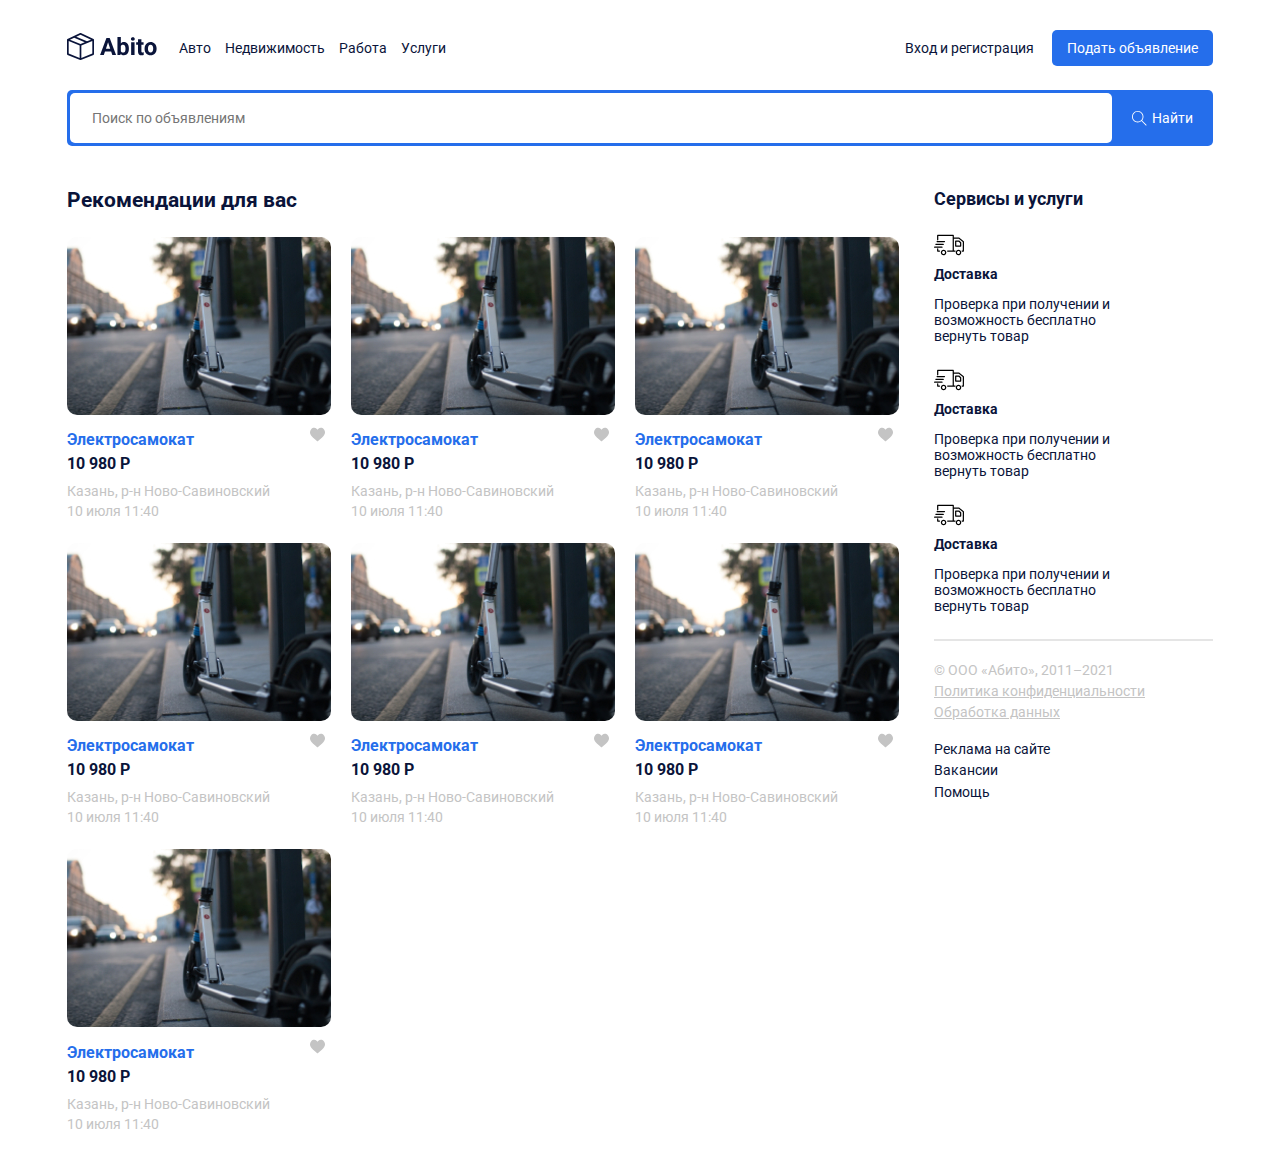
<file: index.html>
<!DOCTYPE html>
<html lang="en">
<head>
    <meta charset="UTF-8">
    <meta http-equiv="X-UA-Compatible" content="IE=edge">
    <meta name="viewport" content="width=device-width, initial-scale=1.0">
    <title>Abito - доска объявлений</title>
    <link rel="preconnect" href="https://fonts.googleapis.com"> 
    <link rel="preconnect" href="https://fonts.gstatic.com" crossorigin> 
    <link href="https://fonts.googleapis.com/css2?family=Roboto:wght@400;700&display=swap" rel="stylesheet">
    <link rel="stylesheet" href="css/normalize.css">
    <link rel="stylesheet" href="css/style.css">
</head>
<body>
    <header class="header container">
        <div class="navbar">
            <a href="/index.html" class="logo">
                <img src="img/logo.svg" alt="logo: Abito" class="logo-image">
            </a>
            <nav class="navbar-menu">
                <ul class="menu">
                    <li class="menu-item">
                        <a href="#" class="menu-link">Авто</a>
                    </li>
                    <li class="menu-item">
                        <a href="#" class="menu-link">Недвижимость</a>
                    </li>
                    <li class="menu-item">
                        <a href="#" class="menu-link">Работа</a>
                    </li>
                    <li class="menu-item">
                        <a href="#" class="menu-link">Услуги</a>
                    </li>
                </ul>
            </nav>

            <div class="button-group">
                <a href="" class="button button-link">Вход и регистрация</a>
                <a href="" class="button button-primary">Подать объявление</a>
            </div>

        </div>
        <div class="search-panel">
            <input type="search" class="search-input" placeholder="Поиск по объявлениям" name="" id="">
            <button class="search-button">
                <svg class="search-icon" width="15" height="15" viewBox="0 0 15 15" fill="none" xmlns="http://www.w3.org/2000/svg">
                    <path d="M14.6506 14.0012L10.0862 9.43675C10.9465 8.43352 11.4706 7.13293 11.4706 5.71058C11.4706 2.54822 8.89765 -0.0247192 5.7353 -0.0247192C4.20353 -0.0247192 2.76265 0.571751 1.67824 1.6544C0.595589 2.73793 -0.000881376 4.17881 9.77541e-07 5.71058C9.77541e-07 8.87293 2.57294 11.4459 5.7353 11.4459C7.15765 11.4459 8.45912 10.9218 9.46235 10.0615L14.0268 14.6259L14.6506 14.0012ZM5.7353 10.5635C3.06 10.5635 0.882354 8.38675 0.882354 5.71058C0.881472 4.41352 1.38618 3.19499 2.30294 2.2791C3.21882 1.36234 4.43824 0.857634 5.7353 0.857634C8.41059 0.857634 10.5882 3.0344 10.5882 5.71058C10.5882 8.38587 8.41059 10.5635 5.7353 10.5635Z" fill="white"/>
                </svg>

                <span class="search-button-text">Найти</span>
            </button>
        </div>
    </header>

    <div class="page-content container">
        <main class="main">
            <h2 class="page-title">Рекомендации для вас</h2>
            <div class="cards">
                <div class="card">
                    <a href="/single.html" class="card-link">
                        <img src="img/card-image.jpg" alt="photo" class="card-image">
                    </a>
                    <div class="card-header">
                        <a href="/single.html" class="card-link">
                            <h3 class="card-title">Электросамокат</h3>
                        </a>
                        <button class="like">
                            <img src="img/like.svg" alt="like">
                        </button>
                    </div>
                    <strong class="card-price"> 10 980 Р </strong>
                    <p class="card-text">Казань, р-н Ново-Савиновский</p>
                    <p class="card-text">10 июля 11:40</p>
                </div>
                <div class="card">
                    <a href="/single.html" class="card-link">
                        <img src="img/card-image.jpg" alt="photo" class="card-image">
                    </a>
                    <div class="card-header">
                        <a href="/single.html" class="card-link">
                            <h3 class="card-title">Электросамокат</h3>
                        </a>
                        <button class="like">
                            <img src="img/like.svg" alt="like">
                        </button>
                    </div>
                    <strong class="card-price"> 10 980 Р </strong>
                    <p class="card-text">Казань, р-н Ново-Савиновский</p>
                    <p class="card-text">10 июля 11:40</p>
                </div>
                <div class="card">
                    <a href="/single.html" class="card-link">
                        <img src="img/card-image.jpg" alt="photo" class="card-image">
                    </a>
                    <div class="card-header">
                        <a href="/single.html" class="card-link">
                            <h3 class="card-title">Электросамокат</h3>
                        </a>
                        <button class="like">
                            <img src="img/like.svg" alt="like">
                        </button>
                    </div>
                    <strong class="card-price"> 10 980 Р </strong>
                    <p class="card-text">Казань, р-н Ново-Савиновский</p>
                    <p class="card-text">10 июля 11:40</p>
                </div>
                <div class="card">
                    <a href="/single.html" class="card-link">
                        <img src="img/card-image.jpg" alt="photo" class="card-image">
                    </a>
                    <div class="card-header">
                        <a href="/single.html" class="card-link">
                            <h3 class="card-title">Электросамокат</h3>
                        </a>
                        <button class="like">
                            <img src="img/like.svg" alt="like">
                        </button>
                    </div>
                    <strong class="card-price"> 10 980 Р </strong>
                    <p class="card-text">Казань, р-н Ново-Савиновский</p>
                    <p class="card-text">10 июля 11:40</p>
                </div>
                <div class="card">
                    <a href="/single.html" class="card-link">
                        <img src="img/card-image.jpg" alt="photo" class="card-image">
                    </a>
                    <div class="card-header">
                        <a href="/single.html" class="card-link">
                            <h3 class="card-title">Электросамокат</h3>
                        </a>
                        <button class="like">
                            <img src="img/like.svg" alt="like">
                        </button>
                    </div>
                    <strong class="card-price"> 10 980 Р </strong>
                    <p class="card-text">Казань, р-н Ново-Савиновский</p>
                    <p class="card-text">10 июля 11:40</p>
                </div>
                <div class="card">
                    <a href="/single.html" class="card-link">
                        <img src="img/card-image.jpg" alt="photo" class="card-image">
                    </a>
                    <div class="card-header">
                        <a href="/single.html" class="card-link">
                            <h3 class="card-title">Электросамокат</h3>
                        </a>
                        <button class="like">
                            <img src="img/like.svg" alt="like">
                        </button>
                    </div>
                    <strong class="card-price"> 10 980 Р </strong>
                    <p class="card-text">Казань, р-н Ново-Савиновский</p>
                    <p class="card-text">10 июля 11:40</p>
                </div>
                <div class="card">
                    <a href="/single.html" class="card-link">
                        <img src="img/card-image.jpg" alt="photo" class="card-image">
                    </a>
                    <div class="card-header">
                        <a href="/single.html" class="card-link">
                            <h3 class="card-title">Электросамокат</h3>
                        </a>
                        <button class="like">
                            <img src="img/like.svg" alt="like">
                        </button>
                    </div>
                    <strong class="card-price"> 10 980 Р </strong>
                    <p class="card-text">Казань, р-н Ново-Савиновский</p>
                    <p class="card-text">10 июля 11:40</p>
                </div>
            </div>
        </main>

        <aside class="sidebar">
            <h4 class="page-title">Сервисы и услуги</h4>
            <div class="service">
                <img src="img/shipping.svg" alt="icon: shipping" class="service-image">
                <h5 class="service-title">Доставка</h5>
                <p class="service-text">Проверка при получении и возможность бесплатно вернуть товар</p>
            </div>
            <div class="service">
                <img src="img/shipping.svg" alt="icon: shipping" class="service-image">
                <h5 class="service-title">Доставка</h5>
                <p class="service-text">Проверка при получении и возможность бесплатно вернуть товар</p>
            </div>
            <div class="service">
                <img src="img/shipping.svg" alt="icon: shipping" class="service-image">
                <h5 class="service-title">Доставка</h5>
                <p class="service-text">Проверка при получении и возможность бесплатно вернуть товар</p>
            </div>

            <hr color="#E5E5E5">
            <footer class="footer">
                <p class="footer-text">© ООО «Абито», 2011–2021</p>
                <ul class="footer-menu">
                    <li class="footer-menu-item">
                        <a href="#" class="footer-text">Политика конфиденциальности</a>
                    </li>
                    <li class="footer-menu-item">
                        <a href="#" class="footer-text">Обработка данных</a>
                    </li>
                </ul>
                <ul class="footer-menu">
                    <li class="footer-menu-item">
                        <a href="#" class="footer-link">Реклама на сайте</a>
                    </li>
                    <li class="footer-menu-item">
                        <a href="#" class="footer-link">Вакансии</a>
                    </li>
                    <li class="footer-menu-item">
                        <a href="#" class="footer-link">Помощь</a>
                    </li>
                </ul>
            </footer>
        </aside>
    </div>
</body>
</html>
</file>
<file: css/style.css>
body {
    font-family: "Roboto", sans-serif;
    font-size: 14px;
    color: #0A143A;
}

.container {
    max-width: 1146px;
    margin: auto;
}

.header {
    padding-top: 30px;
    padding-bottom: 30px;
    margin-bottom: 12px;
}

.navbar {
    display: flex;
    align-items: center;
    justify-content: space-between;
    margin-bottom: 24px;
}

.navbar-menu {
    margin-right: auto;
}

.menu {
    list-style: none;
    margin: 0;
    padding-left: 22px;
    padding-right: 22px;
    display: flex;
}

.menu-item:not(:last-child) {
    margin-right: 14px;
}

.menu-link {
    text-decoration: none;
    color: inherit;
    cursor: pointer;
}

.button {
    text-decoration: none;
    display: inline-block;
    padding: 10px 15px;
}

.button-link {
    color: inherit;
}

.button-primary {
    background: #256eeb;
    border-radius: 5px;
    color: white;
}

.search-panel {
    height: 50px;
    background: #256eeb;
    border-radius: 5px;
    display: flex;
    padding: 3px;
}

.search-input {
    flex-grow: 1;
    background: #fff;
    border-radius: 5px;
    border: none;
    padding-left: 22px;
    padding-right: 22px;
}

.search-button {
    background: #256eeb;
    border: none;
    color: white;
    padding-left: 20px;
    padding-right: 17px;
    display: flex;
    align-items: center;
}

.search-button-text {
    margin-left: 5px;
}

.page-content {
    display: grid;
    grid-template-columns: 9fr 3fr;
    grid-column-gap: 30px;
}

.card-image {
    border-radius: 10px;
    width: 264px;
    height: 178px;
    object-fit: cover;
}

.cards {
    display: flex;
    flex-wrap: wrap;
    /*justify-content: space-between;*/
}

.card {
    margin-bottom: 20px;
}
.card:not(:nth-child(3n)) {
    margin-right: 20px;
}

.card-title {
    font-size: 16px;
    line-height: 19px;
    color: #256EEB;
    margin-top: 12px;
    margin-bottom: 5px;
}

.card-header {
    display: flex;
    justify-content: space-between;
    align-items: center;
}

.like {
    background-color: #fff;
    border: none;
    cursor: pointer;
    margin-left: 15px;
}

.card-link {
    text-decoration: none;
}

.card-price {
    font-size: 16px;
    line-height: 19px;
    margin-bottom: 10px;
    display: block;
}

.card-text {
    font-size: 14px;
    line-height: 16px;
    color: #c4c4c4;
    margin-bottom: 4px;
    margin-top: 0;
}

.sidebar .page-title {
    font-size: 18px;
    line-height: 21px;
}

.service {
    margin-bottom: 25px;
}

.service-title {
    font-weight: bold;
    font-size: 14px;
    line-height: 16px;
    margin-top: 7px;
    margin-bottom: 5px;
}

.service-text {
    font-size: 14px;
    line-height: 16px;
    max-width: 217px;
}

.footer-text {
    display: inline-block;
    font-size: 14px;
    line-height: 16px;
    color: #c4c4c4;
    margin-bottom: 5px;
}

.footer-menu {
    margin: 0;
    padding: 0;
    list-style: none;
    margin-bottom: 16px;
}

.footer-link {
    color: inherit;
    text-decoration: none;
    display: inline-block;
    margin-bottom: 5px;
}

.main-single {
    display: flex;
    align-items: flex-start;
}

.content {
    max-width: 460px;
    margin-right: 30px;
}

.swiper-container {
    width: 100%;
    height: 100%;
}

.swiper-slide {
    text-align: center;
    font-size: 18px;
    background: #fff;

    /* Center slide text vertically */
    display: -webkit-box;
    display: -ms-flexbox;
    display: -webkit-flex;
    display: flex;
    -webkit-box-pack: center;
    -ms-flex-pack: center;
    -webkit-justify-content: center;
    justify-content: center;
    -webkit-box-align: center;
    -ms-flex-align: center;
    -webkit-align-items: center;
    align-items: center;
}

.swiper-slide img {
    display: block;
    width: 100%;
    height: 100%;
    object-fit: cover;
}

.swiper-container {
    width: 100%;
    height: 300px;
    margin-left: auto;
    margin-right: auto;
}

.swiper-slide {
    background-size: cover;
    background-position: center;
}

.mySwiper2 {
    width: 100%;
    border-radius: 10px;
}

.mySwiper {
    height: 20%;
    box-sizing: border-box;
    padding: 10px 0;
}

.mySwiper .swiper-slide {
    width: 25%;
    height: 100%;
    opacity: 0.4;
    border-radius: 10px;
}

.mySwiper .swiper-slide-thumb-active {
    opacity: 1;
}

.swiper-slide img {
    display: block;
    width: 100%;
    height: 100%;
    object-fit: cover;
    border-radius: 3px;
}

.content-text {
    font-size: 14px;
    line-height: 140%;
}

.single-price {
    font-size: 24px;
    line-height: 28px;
    margin-top: 0;
    margin-bottom: 25px;
    display: block;
}

.page-title {
    margin-top: 0;
    margin-bottom: 25px;
}

.author {
    min-width: 264px;
}

.author-wrapper {
    display: flex;
    align-items: center;
    justify-content: space-between;
    
    margin-top: 25px;
    margin-bottom: 30px;
}

.author-avatar {
    width: 50px;
    height: 50px;
    object-fit: cover;
    border-radius: 50%;
}

.author-name {
    font-weight: bold;
    font-size: 14px;
    line-height: 16px;
    display: block;
    margin-bottom: 4px;
}

.rating {
    margin-bottom: 5px;
}

.rating-counter {
    margin-left: 10px;
    opacity: 0.5;
}

.author-status {
    font-size: 12px;
    line-height: 14px;
}

.button-block {
    display: block;
    width: 100%;
    height: 54px;
    margin-bottom: 14px;
    border: none;
}

.button-success {
    background-color: #14b4be;
    border-radius: 5px;
    color: #fff;
}
</file>
